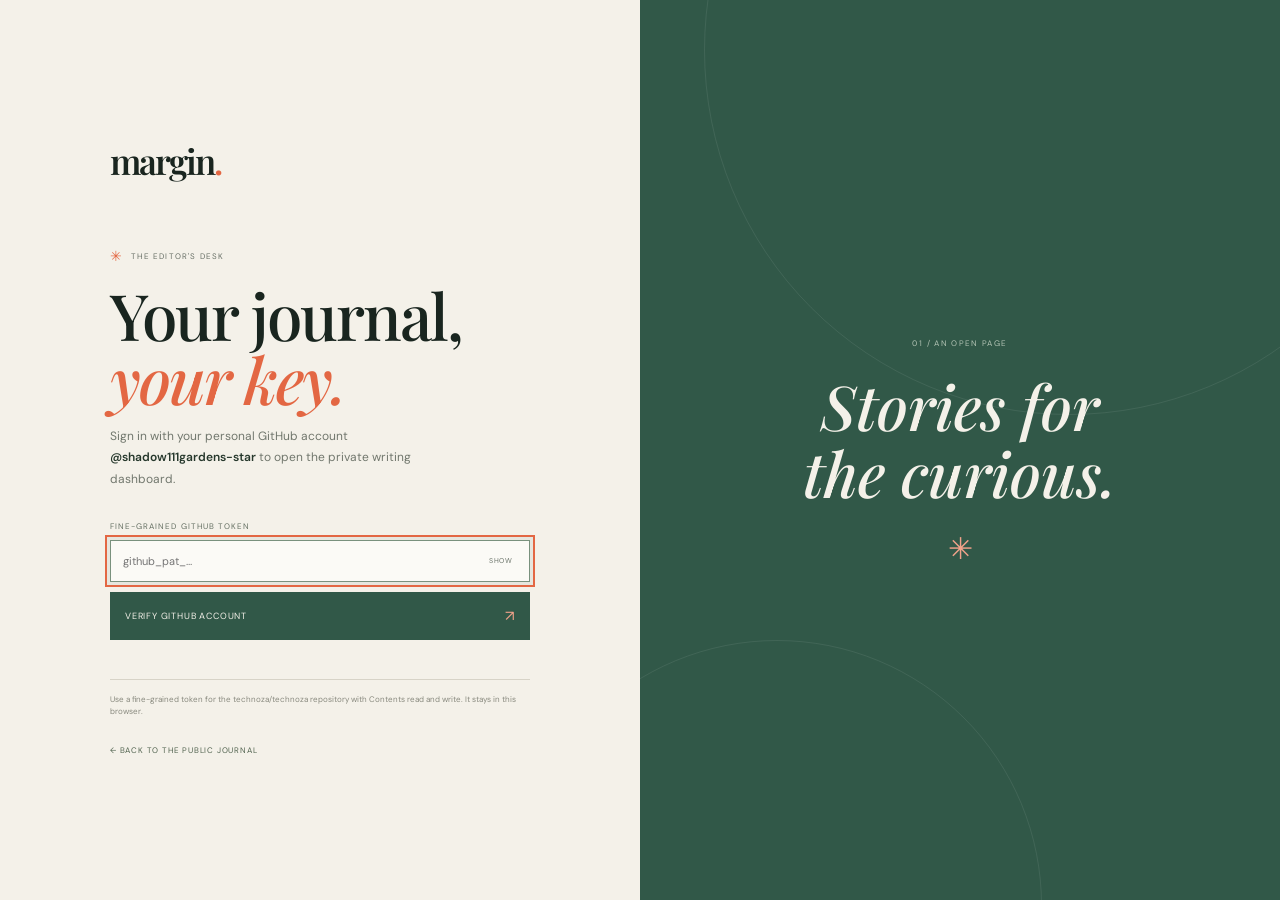
<file: admin.html>
<!doctype html>
<html lang="en">
<head>
  <meta charset="utf-8">
  <meta name="viewport" content="width=device-width, initial-scale=1">
  <meta name="theme-color" content="#19251f">
  <meta name="robots" content="noindex, nofollow">
  <title>Dashboard — Margin</title>
  <link rel="preconnect" href="https://fonts.googleapis.com">
  <link rel="preconnect" href="https://fonts.gstatic.com" crossorigin>
  <link href="https://fonts.googleapis.com/css2?family=DM+Sans:wght@400;500;600;700&family=Playfair+Display:ital,wght@0,500;0,600;0,700;1,500;1,600&display=swap" rel="stylesheet">
  <link rel="stylesheet" href="styles.css">
  <link rel="stylesheet" href="admin.css">
  <link rel="stylesheet" href="admin-gate.css">
  <link rel="stylesheet" href="admin-categories.css">
  <link rel="stylesheet" href="admin-automation.css">
  <link rel="stylesheet" href="responsive-motion.css">
</head>
<body class="admin-body">
  <div class="scroll-progress" id="scroll-progress" aria-hidden="true"></div>
  <main class="admin-gate" id="admin-gate">
    <section class="gate-card"><a class="wordmark gate-mark" href="./">margin<span>.</span></a><div class="gate-kicker"><span>✳</span> THE EDITOR'S DESK</div><h1>Your journal,<br><em>your key.</em></h1><p class="gate-intro">Sign in with your personal GitHub account <strong>@shadow111gardens-star</strong> to open the private writing dashboard.</p><form id="owner-auth-form"><label for="owner-auth-token">FINE-GRAINED GITHUB TOKEN</label><div class="gate-token-row"><input type="password" id="owner-auth-token" placeholder="github_pat_…" autocomplete="off" required><button type="button" id="toggle-auth-token">SHOW</button></div><button class="gate-submit" id="owner-auth-submit" type="submit">Verify GitHub account <span>↗</span></button><p class="gate-feedback" id="owner-auth-feedback" role="status"></p></form><div class="gate-note">Use a fine-grained token for the technoza/technoza repository with Contents read and write. It stays in this browser.</div><a class="gate-return" href="./">← Back to the public journal</a></section><div class="gate-side"><div class="gate-orbit gate-orbit-one"></div><div class="gate-orbit gate-orbit-two"></div><div class="gate-side-copy"><span>01 / AN OPEN PAGE</span><p>Stories for<br>the curious.</p><span class="gate-side-star">✳</span></div></div>
  </main>
  <div id="admin-shell" hidden>
  <header class="dash-topbar"><a class="wordmark dash-mark" href="./">margin<span>.</span></a><span class="dash-top-label">JOURNAL DESK <i></i> YOUR PRIVATE SPACE</span><div class="dash-top-actions"><a href="./" target="_blank" rel="noreferrer">View website <span>↗</span></a><button class="avatar" id="user-avatar" aria-label="Dashboard profile">M</button></div></header>
  <div class="dashboard-layout">
    <aside class="dash-sidebar"><div class="sidebar-label">WORKSPACE</div><button class="side-link active" data-view="overview"><span class="side-icon">◫</span>Overview</button><button class="side-link" data-view="compose"><span class="side-icon side-plus">＋</span>Write a story</button><button class="side-link" data-view="automation"><span class="side-icon">✧</span>Daily automation</button><button class="side-link" data-view="categories"><span class="side-icon">◉</span>Categories</button><button class="side-link" data-view="connection"><span class="side-icon">⌘</span>GitHub connection<span class="connection-indicator" id="sidebar-connection"></span></button><div class="sidebar-spacer"></div><div class="sidebar-bottom"><div class="mini-mark">✳</div><div><strong>Keep it curious.</strong><span>A journal in the making.</span></div></div><a class="back-to-site" href="./">← &nbsp; Back to the journal</a></aside>
    <main class="dash-main">
      <section class="dash-view active" id="view-overview">
        <div class="dash-heading"><div><div class="dash-eyebrow"><span></span> TUESDAY, <b id="today-date"></b></div><h1>Good stories start <em>here.</em></h1><p>Your journal, at a glance.</p></div><button class="primary-button" data-go="compose"><span>＋</span> Write a story</button></div>
        <div class="connection-banner" id="overview-banner"><span class="banner-icon">⌘</span><div class="banner-copy"><strong>Connect your GitHub to publish</strong><span>Posts and images will live in your repository, ready for your site.</span></div><button class="banner-action" data-go="connection">Set up connection <span>↗</span></button></div>
        <div class="stats-grid"><div class="stat-card"><div class="stat-top"><span>PUBLISHED STORIES</span><span class="stat-symbol">↗</span></div><div class="stat-value" id="published-count">—</div><div class="stat-caption">Stories in your journal</div></div><div class="stat-card"><div class="stat-top"><span>THIS MONTH</span><span class="stat-symbol">✳</span></div><div class="stat-value" id="month-count">—</div><div class="stat-caption">Freshly published</div></div><div class="stat-card stat-card-accent"><div class="stat-top"><span>YOUR NEXT STORY</span><span class="stat-symbol">✎</span></div><div class="stat-value stat-phrase">Whenever<br>you're ready.</div><button class="stat-write" data-go="compose">Start writing <span>↗</span></button></div></div>
        <section class="automation-quick-card"><div class="automation-quick-mark">✧</div><div class="automation-quick-copy"><span>DAILY NEWS DESK</span><strong id="automation-overview-state">Checking today’s brief…</strong><small>One private draft, ready for your review and cover image.</small></div><button type="button" class="automation-open" data-go="automation">Open daily desk <span>↗</span></button></section>
        <section class="published-panel"><div class="panel-heading"><div><span class="panel-kicker">THE JOURNAL</span><h2>Recently published</h2></div><span class="story-count" id="story-count-label">0 STORIES</span></div><div id="published-list" class="published-list"><div class="list-loading">Your stories will appear here.</div></div></section>
        <div class="dashboard-footnote"><span>✳</span> Write from the heart. We’ll take care of the rest.</div>
      </section>
      <section class="dash-view" id="view-automation">
        <div class="dash-heading"><div><div class="dash-eyebrow"><span></span> THE DAILY NEWS DESK</div><h1>News into first <em>drafts.</em></h1><p>A fresh source-based starter draft waits here for your review.</p></div><button type="button" class="quiet-button" id="recheck-news">Recheck today’s feed ↻</button></div>
        <section class="automation-status-card"><span class="automation-status-mark">✧</span><div class="automation-status-copy"><span>DAILY AUTOMATION</span><strong id="daily-news-status">Checking the latest brief…</strong><p id="daily-news-meta">The secure news feed refreshes once each day.</p></div><span class="automation-device-note">Drafts stay in this browser until you publish.</span></section>
        <div class="automation-columns">
          <section class="automation-panel"><div class="automation-panel-heading"><div><span class="panel-kicker">TODAY’S SOURCES</span><h2>Choose a story</h2></div><span class="story-count" id="daily-news-count">0 STORIES</span></div><div class="daily-news-options" id="daily-news-options"><div class="list-loading">Loading today’s headlines…</div></div></section>
          <section class="automation-panel"><div class="automation-panel-heading"><div><span class="panel-kicker">YOUR APPROVAL QUEUE</span><h2>Drafts for you</h2></div><span class="story-count" id="automated-draft-count">0 WAITING</span></div><div class="automated-draft-list" id="automated-draft-list"><div class="list-loading">No daily drafts yet.</div></div></section>
        </div>
        <p class="automation-approval-note"><span>✳</span> Nothing is published automatically. Review the source, edit the draft, add your cover image, then choose <strong>Publish to GitHub</strong>.</p>
      </section>
      <section class="dash-view" id="view-categories">
        <div class="dash-heading"><div><div class="dash-eyebrow"><span></span> ORGANIZE YOUR JOURNAL</div><h1>Find your <em>subjects.</em></h1><p>Create categories and use them to group your stories.</p></div><button class="primary-button" data-go="compose"><span>＋</span> Write a story</button></div>
        <section class="category-manager-card"><form class="category-add-form" id="category-form"><div><label class="field-label" for="new-category">NEW CATEGORY</label><input class="text-field" id="new-category" maxlength="36" placeholder="e.g. Notes from the garden" required><small>Up to 36 characters. You can rename it later by removing and adding a category.</small></div><button class="publish-button" id="add-category-button" type="submit">Add category <span>＋</span></button></form><div class="category-list-heading"><div><span class="panel-kicker">YOUR COLLECTION</span><h2>Journal categories</h2></div><span class="story-count" id="category-count">0 CATEGORIES</span></div><div class="managed-category-list" id="managed-category-list"></div><p class="category-manager-note" id="category-feedback" role="status">Categories are saved in your GitHub repository and appear as filters when stories are published.</p></section>
      </section>
      <section class="dash-view" id="view-compose">
        <div class="dash-heading compose-heading"><div><div class="dash-eyebrow"><span></span> THE WRITING ROOM</div><h1 id="compose-title">A new <em>story.</em></h1><p>Give a good idea a place to land.</p></div><button class="quiet-button" data-go="overview">← &nbsp; All stories</button></div>
        <div class="automation-review-banner" id="automation-review-banner" hidden><span>✧ DAILY NEWS DRAFT</span><p>Review and edit this starter, check its source, and upload your own cover image. It will go live only when you press Publish.</p><a id="automation-source-link" href="#" target="_blank" rel="noopener noreferrer">Read the original report ↗</a></div>
        <form id="post-form" class="post-form">
          <div class="editor-main">
            <label class="field-label" for="post-title">STORY TITLE <span>REQUIRED</span></label><input class="text-field title-field" id="post-title" maxlength="110" placeholder="A title that makes someone curious…" required>
            <label class="field-label" for="post-excerpt">THE SHORT VERSION <span>ONE OR TWO SENTENCES</span></label><textarea class="text-field excerpt-field" id="post-excerpt" maxlength="220" rows="3" placeholder="A few words to invite the reader in…" required></textarea>
            <label class="field-label body-label" for="post-body">YOUR STORY <span>PARAGRAPHS · **BOLD** · *ITALIC*</span></label><textarea class="text-field body-field" id="post-body" rows="15" placeholder="Start with the thing you can't stop thinking about.\n\nUse a blank line to begin a new paragraph. **Bold** and *italic* work, too." required></textarea><div class="editor-hint"><span>⌘</span> New paragraphs are made with a blank line. We’ll estimate reading time for you.</div>
          </div>
          <aside class="editor-settings">
            <div class="settings-card"><div class="settings-card-heading"><span>STORY DETAILS</span><span>01</span></div>
              <label class="field-label" for="post-category">CATEGORY</label><select class="text-field small-field" id="post-category" required><option value="" disabled selected>Choose a category</option></select><button class="manage-categories-link" type="button" data-go="categories">＋ Manage categories</button>
              <label class="field-label" for="post-author">BYLINE</label><input class="text-field small-field" id="post-author" maxlength="48" placeholder="Your name" required>
              <label class="field-label" for="post-date">PUBLISH DATE</label><input class="text-field small-field" id="post-date" type="date" required>
              <label class="feature-toggle"><input type="checkbox" id="post-featured"><span class="toggle-visual"></span><span><strong>Feature this story</strong><small>Show it at the top of your journal.</small></span></label>
            </div>
            <div class="settings-card image-card"><div class="settings-card-heading"><span>COVER IMAGE</span><span>02</span></div><div class="cover-preview" id="cover-preview"><div class="cover-placeholder"><span>↥</span><strong>Give it a good cover.</strong><small>JPG, PNG or WebP · max 8 MB</small></div></div><label class="upload-button" for="post-image">Choose an image <span>＋</span></label><input class="visually-hidden" type="file" id="post-image" accept="image/png,image/jpeg,image/webp"><span class="image-filename" id="image-filename">No image selected</span><label class="field-label alt-label" for="post-image-alt">IMAGE DESCRIPTION</label><input class="text-field small-field" id="post-image-alt" maxlength="140" placeholder="Describe the image for readers">
            </div>
            <div class="publish-card"><div class="publish-status"><span class="status-indicator"></span><span id="draft-state">Ready when you are</span></div><button type="button" class="preview-button" id="preview-post">Preview story <span>↗</span></button><button type="submit" class="publish-button" id="publish-button">Publish to GitHub <span>↗</span></button><button type="button" class="save-draft-button" id="save-draft">Save as a draft</button><p>Publishing updates your website and stores the story in your GitHub repository.</p></div>
          </aside>
        </form>
      </section>
      <section class="dash-view" id="view-connection">
        <div class="dash-heading"><div><div class="dash-eyebrow"><span></span> ONE-TIME SETUP</div><h1>Your home for <em>stories.</em></h1><p>Connect a GitHub repository to publish from your desk.</p></div><button class="quiet-button" data-go="overview">← &nbsp; Dashboard</button></div>
        <div class="connection-layout"><div class="connection-setup-card"><div class="setup-card-top"><div class="github-mark">⌘</div><div><strong>Connect to GitHub</strong><span id="connection-summary">Your posts will be saved to this repository.</span></div><span class="setup-state" id="connection-state">NOT CONNECTED</span></div><form id="connection-form"><div class="connection-fields"><div class="input-group"><label for="github-owner">GITHUB USERNAME OR ORGANIZATION</label><input class="text-field" id="github-owner" placeholder="e.g. your-name" autocomplete="off" required></div><div class="input-group"><label for="github-repo">REPOSITORY NAME</label><input class="text-field" id="github-repo" placeholder="e.g. my-journal" autocomplete="off" required></div><div class="input-group"><label for="github-branch">BRANCH</label><input class="text-field" id="github-branch" value="main" placeholder="main" autocomplete="off" required></div><div class="input-group token-group"><label for="github-token">FINE-GRAINED ACCESS TOKEN</label><div class="token-input-wrap"><input class="text-field" id="github-token" type="password" placeholder="github_pat_…" autocomplete="new-password" required><button id="toggle-token" type="button">SHOW</button></div><small>Only this dashboard stores the token, in this browser on this device.</small></div></div><div class="connection-actions"><button type="submit" class="publish-button" id="connect-button">Save & test connection <span>↗</span></button><button type="button" class="remove-connection" id="disconnect-button" hidden>Remove connection</button></div></form><div class="connection-feedback" id="connection-feedback" role="status"></div></div>
          <aside class="setup-help"><div class="help-index">✳ &nbsp; QUICK SETUP</div><h3>A few details,<br>then you’re <em>home.</em></h3><ol><li><span>01</span><p>Create a <strong>public GitHub repository</strong> for your journal and add these website files.</p></li><li><span>02</span><p>In GitHub, create a <strong>fine-grained token</strong> for that repository with Contents set to Read and write.</p></li><li><span>03</span><p>Add your repository and token here. Your first publish will commit <code>content/posts.json</code> and any cover image.</p></li></ol><a href="https://github.com/settings/personal-access-tokens/new" target="_blank" rel="noreferrer">Create a fine-grained token ↗</a><div class="privacy-note"><span>↗</span><p>Your token is never written into the website or repository. Anyone using this browser profile can read its saved dashboard token, so keep this device and browser profile private.</p></div></aside></div>
      </section>
    </main>
  </div>
  <div class="toast" id="dash-toast" role="status" aria-live="polite"></div>
  <div class="preview-modal" id="preview-modal" aria-hidden="true"><div class="preview-scrim" data-close-preview></div><section class="preview-sheet" role="dialog" aria-modal="true" aria-labelledby="preview-title"><button class="preview-close" type="button" aria-label="Close preview" data-close-preview>×</button><span class="preview-label">STORY PREVIEW</span><div class="preview-category" id="preview-category"></div><h2 id="preview-title"></h2><p class="preview-excerpt" id="preview-excerpt"></p><div class="preview-byline" id="preview-byline"></div><img id="preview-image" alt=""><div class="preview-body" id="preview-body"></div><div class="preview-ending">✳</div></section></div>
  </div>
  <script src="responsive-motion.js"></script>
  <script src="automation-core.js"></script>
  <script src="admin.js"></script>
</body>
</html>
</file>
<file: styles.css>
:root{--paper:#f4f1e9;--paper-deep:#eae5d8;--ink:#19251f;--muted:#73776f;--orange:#e36743;--green:#315848;--line:rgba(25,37,31,.16);--serif:'Playfair Display',Georgia,serif;--sans:'DM Sans',Arial,sans-serif;--page:1320px}
*{box-sizing:border-box}html{scroll-behavior:smooth;scroll-padding-top:90px}body{margin:0;background:var(--paper);color:var(--ink);font-family:var(--sans);font-size:14px;-webkit-font-smoothing:antialiased}a{color:inherit;text-decoration:none}button,input,textarea,select{font:inherit}button{color:inherit}.announcement{height:35px;display:flex;justify-content:center;align-items:center;gap:11px;background:var(--ink);color:#f4f1e9;font-size:9px;letter-spacing:.1em;text-transform:uppercase}.announcement a{margin-left:4px;color:#f0a48b;text-decoration:underline;text-underline-offset:3px}.announcement-dot,.label-dot{width:5px;height:5px;border-radius:50%;background:var(--orange);display:inline-block}.site-header{height:86px;max-width:var(--page);margin:auto;padding:0 50px;display:grid;grid-template-columns:1fr 1fr 1fr;align-items:center;border-bottom:1px solid var(--line);position:relative;z-index:5}.wordmark{font-family:var(--serif);font-size:34px;letter-spacing:-2px;font-weight:600;line-height:1}.wordmark span{color:var(--orange)}.main-nav{display:flex;justify-content:center;gap:37px}.main-nav a,.footer-right a{font-size:10px;letter-spacing:.08em;text-transform:uppercase;transition:color .2s}.main-nav a:hover,.footer-right a:hover{color:var(--orange)}.header-actions{display:flex;align-items:center;justify-content:flex-end;gap:23px}.search-trigger,.menu-toggle,.search-close{border:0;background:transparent;padding:5px;cursor:pointer}.search-trigger svg,.search-wrap svg{width:18px;height:18px;fill:none;stroke:currentColor;stroke-width:1.5}.admin-link{padding:12px 15px;background:var(--green);color:var(--paper);font-size:10px;letter-spacing:.08em;text-transform:uppercase;transition:background .2s,transform .2s}.admin-link:hover{background:var(--orange);transform:translateY(-2px)}.menu-toggle{display:none}.search-panel{display:none;position:absolute;z-index:10;top:121px;left:0;right:0;padding:25px max(calc((100% - 850px)/2),24px);background:var(--paper);border-bottom:1px solid var(--line);box-shadow:0 16px 30px #18251f16}.search-panel.is-open{display:block;animation:drop-in .28s ease both}.search-wrap{display:flex;align-items:center;border-bottom:1px solid var(--ink);gap:14px}.search-wrap input{border:0;background:transparent;outline:0;width:100%;padding:13px 0;font-family:var(--serif);font-size:25px}.search-close{font-size:24px;font-weight:300}.search-hint{color:var(--muted);font-size:11px;margin:9px 0 0}.section-shell{max-width:var(--page);margin:0 auto;padding-left:50px;padding-right:50px}.hero{min-height:600px;padding-top:70px;padding-bottom:77px;display:grid;grid-template-columns:1fr 1.13fr;gap:70px;position:relative;align-items:center}.hero-copy{padding-left:37px;position:relative;z-index:1}.eyebrow{display:flex;align-items:center;gap:11px;font-size:9px;letter-spacing:.15em;text-transform:uppercase;color:#56645a}.eyebrow-line{width:28px;height:1px;background:var(--orange);display:inline-block}.eyebrow-separator{color:#b2aa9b}.hero h1,.section-heading h2,.letter-copy h2{font-family:var(--serif);font-weight:500;letter-spacing:-2.8px}.hero h1{font-size:clamp(55px,6.2vw,82px);line-height:.99;margin:30px 0 23px}.hero h1 em,.section-heading h2 em,.letter-copy h2 em{font-weight:500;color:var(--orange)}.hero-intro{max-width:320px;color:#646c62;font-size:14px;line-height:1.85;margin:0 0 26px}.text-link{display:inline-flex;gap:19px;align-items:center;padding-bottom:8px;border-bottom:1px solid var(--ink);font-size:10px;font-weight:600;letter-spacing:.09em;text-transform:uppercase;transition:gap .25s,color .2s}.text-link:hover{gap:28px;color:var(--orange)}.link-arrow{color:var(--orange);font-size:17px;line-height:12px}.hero-note{position:absolute;left:0;bottom:0;display:flex;align-items:center;gap:10px;color:#74786e;font-family:var(--serif);font-size:12px;font-style:italic;line-height:1.45}.note-star{font-family:var(--sans);font-size:24px;font-style:normal;color:var(--orange);animation:spin-slow 16s linear infinite}.hero-visual{height:443px;position:relative;display:block;background:#dfd7c9;overflow:hidden;isolation:isolate}.hero-visual:before{content:"";position:absolute;inset:0;z-index:1;background:linear-gradient(180deg,transparent 42%,rgba(15,24,20,.64) 100%)}.hero-visual>img{width:100%;height:100%;object-fit:cover;display:block;transition:transform 1s cubic-bezier(.2,.65,.2,1);animation:photo-in 1s ease both}.hero-visual:hover>img{transform:scale(1.045)}.hero-image-label{position:absolute;z-index:2;top:20px;right:20px;background:var(--paper);padding:9px 12px;display:flex;align-items:center;gap:8px;font-size:8px;letter-spacing:.11em;text-transform:uppercase}.hero-caption{position:absolute;z-index:2;bottom:0;left:0;right:0;padding:26px 30px;color:white;display:grid;grid-template-columns:1fr auto;align-items:end;gap:8px}.caption-kicker{grid-column:1/-1;font-size:8px;letter-spacing:.18em;color:#efd8c8}.caption-title{font-family:var(--serif);font-size:27px;line-height:1.15}.caption-arrow{font-size:20px;color:#f0a48b;padding-bottom:3px;transition:transform .25s}.hero-visual:hover .caption-arrow{transform:translate(4px,-4px)}.hero-index{position:absolute;bottom:27px;right:50px;display:flex;gap:10px;align-items:center;font-size:9px;letter-spacing:.1em;color:#8a8b81}.hero-index span:first-child{color:var(--orange)}.index-rule{width:32px;height:1px;background:#a8a495}.ticker{height:53px;overflow:hidden;white-space:nowrap;display:flex;align-items:center;background:var(--green);color:var(--paper);border-block:1px solid #ffffff18}.ticker-track{display:flex;align-items:center;gap:35px;width:max-content;animation:marquee 35s linear infinite}.ticker span{font-size:9px;letter-spacing:.16em}.ticker b{font-size:12px;color:#f0a48b;font-weight:400}.stories-section{padding-top:93px;padding-bottom:114px}.section-heading{display:flex;justify-content:space-between;align-items:end;margin-bottom:42px}.section-heading h2{font-size:54px;line-height:1.04;margin:20px 0 0}.heading-link{margin-bottom:8px}.category-row{display:flex;align-items:center;gap:9px;border-top:1px solid var(--line);border-bottom:1px solid var(--line);padding:13px 0;margin-bottom:29px;flex-wrap:wrap}.category-label{font-size:8px;letter-spacing:.16em;color:var(--muted);margin-right:8px}.category-button{border:1px solid transparent;border-radius:30px;padding:8px 13px;background:transparent;color:#686e66;font-size:9px;letter-spacing:.05em;cursor:pointer;transition:all .2s}.category-button:hover,.category-button.active{background:var(--ink);color:var(--paper)}.story-grid{display:grid;grid-template-columns:repeat(3,minmax(0,1fr));column-gap:25px;row-gap:49px}.story-card{min-width:0;animation:card-in .65s both;animation-delay:calc(var(--card-index,0)*70ms)}.story-card:nth-child(3n+2){animation-delay:120ms}.card-image{position:relative;height:250px;display:block;overflow:hidden;background:#e5dfd2}.card-image img{width:100%;height:100%;object-fit:cover;display:block;transition:transform .7s cubic-bezier(.2,.65,.2,1),filter .4s}.story-card:hover .card-image img{transform:scale(1.055);filter:saturate(1.06)}.card-image:after{content:"↗";position:absolute;right:13px;bottom:13px;width:32px;height:32px;background:var(--paper);display:grid;place-items:center;font-size:15px;transform:translateY(50px);transition:transform .25s}.story-card:hover .card-image:after{transform:translateY(0)}.card-category{position:absolute;left:13px;top:13px;padding:8px 10px;background:var(--paper);font-size:8px;letter-spacing:.12em;text-transform:uppercase}.card-body{padding:18px 1px 0}.card-meta{display:flex;gap:9px;align-items:center;color:#787b71;font-size:8px;letter-spacing:.08em;text-transform:uppercase}.card-meta .meta-dot{width:3px;height:3px;border-radius:50%;background:var(--orange)}.card-title{font-family:var(--serif);font-weight:500;font-size:25px;letter-spacing:-.4px;line-height:1.17;margin:11px 0 8px;max-width:360px}.card-title a{transition:color .2s}.card-title a:hover{color:var(--orange)}.card-excerpt{max-width:350px;color:#6e746a;font-size:11px;line-height:1.75;margin:0}.card-footer{margin-top:18px;padding-top:12px;border-top:1px solid var(--line);display:flex;justify-content:space-between;color:#777b71;font-size:8px;letter-spacing:.1em;text-transform:uppercase}.card-footer a{color:var(--green);font-weight:600}.empty-state{text-align:center;padding:65px 20px}.empty-state>span{color:var(--orange);font-size:35px}.empty-state h3{font:500 26px var(--serif);margin:14px 0 6px}.empty-state p{color:var(--muted);font-size:12px}.manifesto-section{min-height:390px;background:var(--green);color:var(--paper);position:relative;overflow:hidden;display:grid;place-items:center;padding:70px 20px}.manifesto-content{position:relative;z-index:1;max-width:700px;text-align:center}.manifesto-star{font-size:25px;color:#f0a48b;display:inline-block;animation:spin-slow 18s linear infinite}.manifesto-content p{font:italic 500 clamp(24px,3vw,36px)/1.4 var(--serif);margin:20px 0 19px}.manifesto-byline{font-size:9px;letter-spacing:.12em;text-transform:uppercase;color:#b8c3b8}.round-link{width:34px;height:34px;border:1px solid #9aab9d;border-radius:50%;display:grid;place-items:center;margin:25px auto 0;transition:background .2s,color .2s,transform .2s}.round-link:hover{background:var(--paper);color:var(--green);transform:translateY(-3px)}.manifesto-orbit{position:absolute;border:1px solid #ffffff11;border-radius:50%;aspect-ratio:1}.orbit-one{width:480px;left:-185px;top:-240px}.orbit-two{width:610px;right:-245px;bottom:-350px}.manifesto-side{position:absolute;right:30px;top:50%;transform:translateY(-50%) rotate(90deg);font-size:8px;letter-spacing:.17em;color:#a6b5a8}.manifesto-side i{color:var(--orange);font-style:normal}.letter-section{min-height:390px;display:grid;grid-template-columns:130px 1fr 1fr;gap:44px;align-items:center;padding-top:82px;padding-bottom:82px;position:relative}.letter-stamp{width:112px;height:136px;border:1px solid #c9c2b3;display:flex;flex-direction:column;justify-content:center;align-items:center;gap:2px;font:600 58px/.8 var(--serif);color:var(--green);transform:rotate(-6deg);position:relative}.letter-stamp:before,.letter-stamp:after{content:"";position:absolute;inset:5px;border:1px solid #d9d3c7}.letter-stamp span{font:15px var(--sans);color:var(--orange);margin-top:7px}.letter-copy h2{font-size:46px;line-height:1.02;margin:17px 0 13px}.letter-copy p{max-width:340px;font-size:11px;line-height:1.8;color:#70766c;margin:0}.letter-form{align-self:center;padding-top:30px}.letter-form>label{display:block;font-size:8px;letter-spacing:.14em;margin-bottom:10px;color:#5f685d}.email-field{display:flex;border-bottom:1px solid var(--ink)}.email-field input{border:0;outline:0;background:transparent;padding:12px 0;font-family:var(--serif);font-size:18px;flex:1;min-width:0}.email-field button{border:0;background:transparent;font-size:21px;color:var(--orange);cursor:pointer;transition:transform .2s}.email-field button:hover{transform:translate(3px,-3px)}.form-note{color:#86867b;font-size:9px;line-height:1.5;margin:10px 0 0}.site-footer{max-width:var(--page);margin:auto;border-top:1px solid var(--line);height:92px;padding:0 50px;display:grid;grid-template-columns:1fr 1fr 1fr;align-items:center}.footer-mark{font-size:27px}.footer-center{text-align:center;color:#777b70;font:italic 12px var(--serif)}.footer-right{display:flex;justify-content:flex-end;gap:24px;align-items:center;color:#85877d;font-size:8px;letter-spacing:.09em}.footer-right a{font-size:8px;color:var(--green)}.article-view{max-width:960px;margin:0 auto;padding:66px 30px 110px;animation:fade-up .6s ease both}.article-back{display:inline-flex;align-items:center;gap:10px;font-size:9px;letter-spacing:.13em;text-transform:uppercase;color:#687065;margin-bottom:45px}.article-back span{color:var(--orange);font-size:16px}.article-header{max-width:760px;margin:0 auto 37px;text-align:center}.article-header .eyebrow{justify-content:center}.article-header h1{font:500 clamp(44px,7vw,76px)/1.04 var(--serif);letter-spacing:-2px;margin:22px 0}.article-header .article-excerpt{font:italic 19px/1.6 var(--serif);color:#687065;max-width:590px;margin:0 auto 22px}.article-byline{font-size:9px;letter-spacing:.1em;text-transform:uppercase;color:#85877d}.article-cover{width:100%;max-height:530px;object-fit:cover;display:block}.article-body{max-width:660px;margin:47px auto 0;font:17px/1.95 var(--serif);color:#39463d}.article-body p{margin:0 0 1.45em}.article-body p:first-child:first-letter{float:left;font:66px/.85 var(--serif);color:var(--orange);padding:7px 8px 0 0}.article-end{text-align:center;color:var(--orange);margin-top:55px;font-size:20px}.article-nav{display:flex;justify-content:space-between;border-top:1px solid var(--line);margin-top:50px;padding-top:20px}.article-nav a{font-size:9px;letter-spacing:.1em;text-transform:uppercase;color:var(--green)}.toast{position:fixed;z-index:20;left:50%;bottom:28px;transform:translate(-50%,20px);background:var(--ink);color:var(--paper);padding:13px 20px;font-size:11px;opacity:0;pointer-events:none;transition:all .3s}.toast.show{opacity:1;transform:translate(-50%,0)}.reveal{opacity:0;transform:translateY(17px);transition:opacity .75s ease,transform .75s cubic-bezier(.2,.7,.2,1)}.reveal.is-visible{opacity:1;transform:translateY(0)}@keyframes photo-in{from{transform:scale(1.04);opacity:.5}to{transform:scale(1);opacity:1}}@keyframes card-in{from{opacity:0;transform:translateY(18px)}to{opacity:1;transform:translateY(0)}}@keyframes fade-up{from{opacity:0;transform:translateY(13px)}to{opacity:1;transform:translateY(0)}}@keyframes drop-in{from{opacity:0;transform:translateY(-9px)}to{opacity:1;transform:translateY(0)}}@keyframes spin-slow{to{transform:rotate(360deg)}}@keyframes marquee{to{transform:translateX(-50%)}}
@media(max-width:1000px){.section-shell{padding-left:34px;padding-right:34px}.site-header{padding:0 34px}.hero{gap:35px;min-height:540px}.hero-copy{padding-left:16px}.hero-visual{height:400px}.hero h1{font-size:64px}.hero-index{right:34px}.card-image{height:210px}.letter-section{grid-template-columns:95px 1fr 1fr;gap:28px}.letter-stamp{width:88px;height:116px}.site-footer{padding:0 34px}}
@media(max-width:720px){.announcement{font-size:8px;gap:7px}.site-header{height:72px;padding:0 22px;grid-template-columns:1fr 1fr}.wordmark{font-size:30px}.main-nav{display:none;position:absolute;top:71px;left:0;right:0;background:var(--paper);padding:22px;box-shadow:0 16px 24px #18251f12;flex-direction:column;gap:18px;align-items:flex-start}.main-nav.is-open{display:flex;animation:drop-in .2s ease both}.main-nav a{font-size:11px}.header-actions{gap:14px}.admin-link{font-size:8px;padding:10px 11px}.search-trigger svg{width:16px}.menu-toggle{display:flex;flex-direction:column;gap:5px}.menu-toggle span{display:block;width:17px;height:1px;background:var(--ink);transition:transform .2s}.menu-toggle[aria-expanded=true] span:first-child{transform:translateY(3px) rotate(45deg)}.menu-toggle[aria-expanded=true] span:last-child{transform:translateY(-3px) rotate(-45deg)}.search-panel{top:107px;padding:19px 22px}.search-wrap input{font-size:20px}.section-shell{padding-left:22px;padding-right:22px}.hero{padding-top:53px;padding-bottom:59px;display:flex;flex-direction:column;align-items:stretch;gap:31px}.hero-copy{padding-left:0}.hero h1{font-size:clamp(54px,13vw,76px);margin:23px 0 18px;letter-spacing:-2.5px}.hero-intro{font-size:13px;max-width:350px}.hero-note{display:none}.hero-visual{height:min(90vw,400px)}.hero-image-label{top:12px;right:12px;font-size:7px}.hero-caption{padding:20px}.caption-title{font-size:23px}.hero-index{bottom:21px;right:23px}.stories-section{padding-top:66px;padding-bottom:72px}.section-heading{align-items:start;gap:15px;margin-bottom:29px}.section-heading h2{font-size:clamp(37px,9vw,49px);letter-spacing:-1.8px}.heading-link{font-size:8px;gap:8px;margin-top:41px;white-space:nowrap}.category-row{gap:4px;margin-bottom:22px}.category-button{padding:8px 10px;font-size:8px}.category-label{width:100%;margin-bottom:4px}.story-grid{grid-template-columns:1fr 1fr;gap:29px 14px}.card-image{height:auto;aspect-ratio:1/1.15}.card-category{left:8px;top:8px;padding:7px;font-size:7px}.card-body{padding-top:12px}.card-meta{font-size:7px;gap:6px}.card-title{font-size:20px;margin:8px 0 6px}.card-excerpt{font-size:10px;line-height:1.6}.card-footer{margin-top:11px;font-size:7px;letter-spacing:.04em}.manifesto-section{min-height:320px;padding:55px 27px}.manifesto-content p{font-size:25px}.manifesto-side{right:-29px;font-size:7px}.orbit-one{width:330px;left:-180px;top:-180px}.orbit-two{width:420px;right:-255px;bottom:-240px}.letter-section{grid-template-columns:66px 1fr;gap:20px;padding-top:65px;padding-bottom:65px}.letter-stamp{width:63px;height:90px;font-size:39px}.letter-stamp span{font-size:11px;margin-top:5px}.letter-copy .eyebrow{font-size:7px;gap:7px;letter-spacing:.1em}.letter-copy .eyebrow-line{width:15px}.letter-copy h2{font-size:37px;letter-spacing:-1.8px}.letter-copy p{font-size:10px}.letter-form{grid-column:1/-1;padding-top:2px}.email-field input{font-size:17px}.site-footer{height:auto;min-height:105px;padding:20px 22px;grid-template-columns:1fr auto;row-gap:10px}.footer-mark{font-size:25px}.footer-center{display:none}.footer-right{display:flex;flex-direction:column;align-items:flex-end;gap:7px}.footer-right span,.footer-right a{font-size:7px}.article-view{padding:39px 22px 75px}.article-back{margin-bottom:36px}.article-header h1{font-size:clamp(40px,11vw,61px);letter-spacing:-1.4px}.article-header .article-excerpt{font-size:16px}.article-cover{max-height:360px}.article-body{font-size:16px;margin-top:32px}}
@media(max-width:390px){.announcement{font-size:7px}.story-grid{grid-template-columns:1fr}.card-image{aspect-ratio:1.45/1}.card-title{font-size:23px}.card-excerpt{font-size:11px}.hero h1{font-size:54px}.footer-right{gap:6px}}
@media(prefers-reduced-motion:reduce){*,*::before,*::after{scroll-behavior:auto!important;animation-duration:.01ms!important;animation-iteration-count:1!important;transition-duration:.01ms!important}.reveal{opacity:1;transform:none}}
</file>
<file: admin.css>
:root{--dash-dark:#19251f;--dash-green:#315848;--dash-orange:#e36743;--dash-paper:#f4f1e9;--dash-muted:#7b8077;--dash-border:rgba(25,37,31,.13)}.admin-body{min-height:100vh;background:#f5f4ef;color:var(--dash-dark)}.dash-topbar{height:75px;background:#19251f;color:#f4f1e9;padding:0 37px;display:flex;align-items:center;justify-content:space-between}.dash-mark{font-size:31px;color:#f4f1e9}.dash-top-label{display:flex;align-items:center;gap:11px;color:#b0b9af;font-size:8px;letter-spacing:.16em}.dash-top-label i{width:4px;height:4px;border-radius:50%;background:var(--dash-orange)}.dash-top-actions{display:flex;align-items:center;gap:21px}.dash-top-actions>a{font-size:9px;letter-spacing:.1em;text-transform:uppercase;color:#e5e8df}.dash-top-actions>a span{color:#f3a089}.avatar{border:1px solid #748176;background:#34453b;color:#f4f1e9;width:31px;height:31px;border-radius:50%;font:italic 14px var(--serif)}.dashboard-layout{display:grid;grid-template-columns:225px minmax(0,1fr);min-height:calc(100vh - 75px)}.dash-sidebar{padding:36px 20px 22px 27px;border-right:1px solid var(--dash-border);display:flex;flex-direction:column;background:#f1efe8}.sidebar-label{font-size:8px;letter-spacing:.17em;color:#85877b;margin:0 0 18px 10px}.side-link{display:flex;align-items:center;gap:12px;padding:12px 11px;margin-bottom:5px;border:0;background:transparent;text-align:left;color:#6b7068;font-size:11px;cursor:pointer;transition:all .2s}.side-link:hover{color:var(--dash-dark);background:#e9e7df}.side-link.active{background:#e2e5da;color:var(--dash-green);font-weight:600}.side-icon{font-size:16px;width:17px;text-align:center;color:#83877d}.side-link.active .side-icon{color:var(--dash-orange)}.side-plus{font-size:20px}.connection-indicator{width:6px;height:6px;border-radius:50%;background:#bbb9af;margin-left:auto}.connection-indicator.connected{background:#66a27d;box-shadow:0 0 0 3px #66a27d20}.sidebar-spacer{flex:1}.sidebar-bottom{display:flex;gap:12px;align-items:center;border-top:1px solid var(--dash-border);padding:19px 7px 18px}.mini-mark{width:29px;height:29px;display:grid;place-items:center;color:var(--dash-orange);border:1px solid #d6cebd;border-radius:50%;font-size:14px}.sidebar-bottom strong,.sidebar-bottom span{display:block}.sidebar-bottom strong{font:italic 13px var(--serif);font-weight:500}.sidebar-bottom span{font-size:8px;color:#82847a;margin-top:4px}.back-to-site{font-size:9px;color:#85877e;padding:13px 8px 0;border-top:1px solid var(--dash-border)}.dash-main{min-width:0;max-width:1470px;width:100%;padding:49px clamp(30px,5vw,76px) 45px;margin:0 auto}.dash-view{display:none;animation:dash-appear .4s ease both}.dash-view.active{display:block}.dash-heading{display:flex;justify-content:space-between;align-items:flex-end;gap:20px;margin:0 0 31px}.dash-eyebrow{display:flex;align-items:center;gap:8px;font-size:8px;letter-spacing:.14em;color:#767b71}.dash-eyebrow>span{width:5px;height:5px;border-radius:50%;background:var(--dash-orange)}.dash-eyebrow b{font-weight:500;color:#626a61}.dash-heading h1{font:500 clamp(37px,4.7vw,55px)/1.05 var(--serif);letter-spacing:-1.8px;margin:17px 0 9px}.dash-heading h1 em,.setup-help h3 em{font-weight:500;color:var(--dash-orange)}.dash-heading p{font-size:11px;color:#777d72;margin:0}.primary-button,.publish-button{border:0;background:var(--dash-green);color:#f5f2e9;padding:14px 17px;font-size:9px;font-weight:600;letter-spacing:.09em;text-transform:uppercase;cursor:pointer;display:inline-flex;align-items:center;justify-content:center;gap:10px;transition:background .2s,transform .2s}.primary-button:hover,.publish-button:hover{background:var(--dash-orange);transform:translateY(-2px)}.primary-button>span{font-size:15px;color:#f1a18a}.connection-banner{display:flex;align-items:center;gap:15px;padding:16px 19px;background:#e7ebe2;border:1px solid #dbe1d5;margin-bottom:22px}.banner-icon{width:31px;height:31px;border-radius:50%;display:grid;place-items:center;color:var(--dash-green);background:#d9e1d5;font-size:16px}.banner-copy{flex:1}.banner-copy strong,.banner-copy span{display:block}.banner-copy strong{font-size:10px;font-weight:600}.banner-copy span{font-size:9px;color:#70796f;margin-top:4px}.banner-action{border:0;background:transparent;font-size:9px;text-transform:uppercase;letter-spacing:.07em;color:var(--dash-green);cursor:pointer}.banner-action span{color:var(--dash-orange);font-size:14px;margin-left:5px}.connection-banner.connected{background:#e8efe7;border-color:#d6e3d4}.connection-banner.connected .banner-icon{color:#47764e;background:#d8e8d4}.stats-grid{display:grid;grid-template-columns:1fr 1fr 1fr;gap:14px}.stat-card{min-height:148px;padding:18px 19px;background:#fbfaf6;border:1px solid var(--dash-border);position:relative}.stat-top{display:flex;justify-content:space-between;color:#7b8076;font-size:8px;letter-spacing:.11em}.stat-symbol{color:var(--dash-orange);font-size:16px}.stat-value{font:500 38px/1 var(--serif);margin-top:21px}.stat-caption{font-size:9px;color:#898a7f;margin-top:6px}.stat-card-accent{background:var(--dash-green);border-color:var(--dash-green);color:var(--dash-paper)}.stat-card-accent .stat-top{color:#c4cec4}.stat-card-accent .stat-symbol{color:#f3a18b}.stat-phrase{font-size:23px;line-height:1.08;margin-top:16px}.stat-write{border:0;background:none;color:#f0a28a;font-size:9px;letter-spacing:.08em;text-transform:uppercase;padding:0;margin-top:8px;cursor:pointer}.stat-write span{font-size:14px;margin-left:5px}.published-panel{margin-top:36px}.panel-heading{display:flex;justify-content:space-between;align-items:end;margin-bottom:14px}.panel-kicker{font-size:8px;letter-spacing:.15em;color:#929186}.panel-heading h2{font:500 25px/1.1 var(--serif);margin:7px 0 0}.story-count{font-size:8px;letter-spacing:.11em;color:#85887f}.published-list{border-top:1px solid var(--dash-border)}.published-row{display:grid;grid-template-columns:58px minmax(0,1fr) auto;gap:15px;align-items:center;padding:13px 2px;border-bottom:1px solid var(--dash-border)}.published-thumb{width:58px;height:53px;object-fit:cover;background:#e3ded2}.published-info{min-width:0}.published-info h3{font:500 17px/1.2 var(--serif);margin:0;white-space:nowrap;overflow:hidden;text-overflow:ellipsis}.published-info p{margin:6px 0 0;color:#81847a;font-size:8px;letter-spacing:.07em;text-transform:uppercase}.published-actions{display:flex;gap:7px}.row-action{border:1px solid var(--dash-border);background:transparent;color:#687066;padding:7px 9px;font-size:8px;letter-spacing:.06em;text-transform:uppercase;cursor:pointer;transition:all .2s}.row-action:hover{background:var(--dash-green);color:white;border-color:var(--dash-green)}.row-action.delete:hover{background:#a44f3d;border-color:#a44f3d}.list-loading{padding:24px 0;color:#8a8b81;font-size:10px}.dashboard-footnote{margin-top:28px;color:#898b80;font:italic 12px var(--serif)}.dashboard-footnote span{color:var(--dash-orange);font-style:normal;margin-right:8px}.quiet-button{border:0;background:transparent;color:#677067;font-size:9px;letter-spacing:.09em;text-transform:uppercase;cursor:pointer;padding:9px 0}.post-form{display:grid;grid-template-columns:minmax(0,1fr) 290px;align-items:start;gap:29px}.editor-main{padding:25px 28px 29px;background:#fbfaf6;border:1px solid var(--dash-border)}.field-label{display:flex;justify-content:space-between;gap:10px;font-size:8px;font-weight:600;letter-spacing:.11em;color:#596359;margin-bottom:9px}.field-label>span{font-weight:400;color:#9b9b8e;font-size:7px}.text-field{width:100%;border:1px solid #dfddd4;background:#fffefa;padding:12px 13px;color:var(--dash-dark);outline:none;transition:border-color .2s,box-shadow .2s}.text-field:focus{border-color:#79917d;box-shadow:0 0 0 3px #31584812}.text-field::placeholder{color:#b0b0a6}.title-field{font:500 24px/1.3 var(--serif);letter-spacing:-.3px;margin-bottom:23px}.excerpt-field{font:italic 15px/1.6 var(--serif);resize:vertical;margin-bottom:23px}.body-label{margin-bottom:9px}.body-field{min-height:380px;font:13px/1.85 var(--sans);resize:vertical}.editor-hint{display:flex;align-items:center;gap:8px;color:#898b80;font-size:8px;margin-top:10px}.editor-hint span{font-size:13px;color:var(--dash-orange)}.editor-settings{display:flex;flex-direction:column;gap:13px}.settings-card{padding:17px;background:#fbfaf6;border:1px solid var(--dash-border)}.settings-card-heading{display:flex;justify-content:space-between;font-size:8px;letter-spacing:.14em;color:#767b72;margin-bottom:18px}.settings-card-heading span:last-child{color:#b1afa3}.small-field{padding:10px;font-size:10px;margin-bottom:16px}.feature-toggle{display:flex;align-items:center;gap:10px;border-top:1px solid var(--dash-border);padding:14px 0 2px;cursor:pointer}.feature-toggle>input{position:absolute;opacity:0;pointer-events:none}.toggle-visual{width:29px;height:16px;border-radius:10px;background:#dad8ce;position:relative;transition:background .2s;flex:none}.toggle-visual:after{content:"";position:absolute;top:3px;left:3px;width:10px;height:10px;border-radius:50%;background:white;transition:transform .2s}.feature-toggle input:checked+.toggle-visual{background:var(--dash-green)}.feature-toggle input:checked+.toggle-visual:after{transform:translateX(13px)}.feature-toggle strong,.feature-toggle small{display:block}.feature-toggle strong{font-size:9px}.feature-toggle small{font-size:8px;color:#8b8d82;margin-top:4px}.image-card{padding-bottom:16px}.cover-preview{height:140px;background:#f0eee7;display:grid;place-items:center;overflow:hidden;margin-bottom:12px}.cover-preview img{width:100%;height:100%;object-fit:cover}.cover-placeholder{text-align:center;color:#929388}.cover-placeholder span{width:30px;height:30px;border:1px solid #cac8bc;border-radius:50%;display:grid;place-items:center;margin:0 auto 9px;color:var(--dash-orange);font-size:17px}.cover-placeholder strong,.cover-placeholder small{display:block}.cover-placeholder strong{font:500 14px var(--serif);color:#575f55}.cover-placeholder small{font-size:7px;margin-top:5px}.upload-button{display:flex;justify-content:space-between;align-items:center;padding:10px 11px;border:1px solid #dcdad1;background:#fffefa;font-size:9px;cursor:pointer}.upload-button span{color:var(--dash-orange);font-size:15px}.image-filename{display:block;color:#8c8d82;font-size:8px;overflow:hidden;text-overflow:ellipsis;white-space:nowrap;margin-top:7px}.alt-label{margin-top:15px}.publish-card{padding:17px;background:#e9e9e1;border:1px solid #deded4}.publish-status{display:flex;gap:8px;align-items:center;font-size:9px;color:#777d72;margin-bottom:14px}.status-indicator{width:6px;height:6px;border-radius:50%;background:#87a080}.preview-button{width:100%;display:flex;justify-content:space-between;border:1px solid #bdc1b5;background:transparent;padding:10px 12px;font-size:9px;color:#4e5d50;cursor:pointer;margin-bottom:8px}.preview-button span{color:var(--dash-orange)}.publish-button{width:100%;padding:13px 12px}.publish-button span{font-size:15px;color:#f0a18a}.save-draft-button{display:block;margin:11px auto 0;border:0;background:transparent;color:#667064;text-decoration:underline;text-underline-offset:3px;font-size:8px;cursor:pointer}.publish-card>p{font-size:8px;line-height:1.55;color:#82847a;text-align:center;margin:13px 0 0}.visually-hidden{position:absolute!important;width:1px;height:1px;padding:0;margin:-1px;overflow:hidden;clip:rect(0,0,0,0);white-space:nowrap;border:0}.connection-layout{display:grid;grid-template-columns:minmax(0,1.35fr) minmax(250px,.8fr);gap:20px;align-items:start}.connection-setup-card{background:#fbfaf6;border:1px solid var(--dash-border);padding:25px 26px}.setup-card-top{display:flex;align-items:center;gap:13px;padding-bottom:21px;border-bottom:1px solid var(--dash-border)}.github-mark{width:40px;height:40px;border-radius:50%;background:#e8e8df;display:grid;place-items:center;font-size:20px;color:var(--dash-green)}.setup-card-top>div:nth-child(2){flex:1}.setup-card-top strong,.setup-card-top span{display:block}.setup-card-top strong{font:500 18px var(--serif)}.setup-card-top div:nth-child(2) span{font-size:9px;color:#81847a;margin-top:4px}.setup-state{padding:7px 8px;border:1px solid #dddcd2;font-size:7px;letter-spacing:.1em;color:#8b8b80}.setup-state.connected{color:#47764e;background:#edf3e9;border-color:#d7e3d2}.connection-fields{display:grid;grid-template-columns:1fr 1fr;gap:18px 15px;padding:22px 0}.input-group label{display:block;font-size:7px;letter-spacing:.12em;color:#626a60;margin-bottom:8px}.input-group .text-field{font-size:10px}.token-group{grid-column:1/-1}.token-input-wrap{display:flex;position:relative}.token-input-wrap input{padding-right:65px}.token-input-wrap button{position:absolute;right:10px;top:50%;transform:translateY(-50%);border:0;background:transparent;color:#6c766c;font-size:7px;letter-spacing:.1em;cursor:pointer}.input-group small{display:block;font-size:8px;color:#8a8c82;margin-top:7px}.connection-actions{display:flex;align-items:center;gap:14px}.connection-actions .publish-button{width:auto}.remove-connection{border:0;background:transparent;color:#a35443;text-decoration:underline;text-underline-offset:3px;font-size:8px;cursor:pointer}.connection-feedback{min-height:20px;margin-top:12px;font-size:9px;color:#777c71;line-height:1.5}.connection-feedback.success{color:#47764e}.connection-feedback.error{color:#a24f3e}.setup-help{padding:22px 22px;background:#e9ebe3}.help-index{font-size:8px;letter-spacing:.13em;color:#697767}.help-index:first-letter{color:var(--dash-orange)}.setup-help h3{font:500 29px/1.1 var(--serif);letter-spacing:-.5px;margin:16px 0 22px}.setup-help ol{list-style:none;margin:0;padding:0}.setup-help li{display:grid;grid-template-columns:24px 1fr;gap:8px;margin-bottom:15px}.setup-help li>span{font-size:8px;color:var(--dash-orange);padding-top:2px}.setup-help li p{font-size:9px;line-height:1.65;color:#6f766b;margin:0}.setup-help li strong{color:#3b493d;font-weight:600}.setup-help code{font-size:8px;background:#dce0d7;padding:2px 4px}.setup-help>a{display:inline-block;margin-top:3px;color:var(--dash-green);font-size:8px;font-weight:600;letter-spacing:.07em;text-transform:uppercase;text-decoration:underline;text-underline-offset:3px}.privacy-note{display:flex;gap:8px;border-top:1px solid #d2d7cd;padding-top:13px;margin-top:19px;color:#888b80}.privacy-note span{font-size:12px;color:var(--dash-orange)}.privacy-note p{font-size:8px;line-height:1.55;margin:0}.toast{background:#19251f}.preview-modal{display:none;position:fixed;z-index:50;inset:0}.preview-modal.open{display:block}.preview-scrim{position:absolute;inset:0;background:#101a15b5;backdrop-filter:blur(4px);animation:dash-appear .25s ease}.preview-sheet{position:absolute;right:0;top:0;bottom:0;width:min(690px,100%);overflow:auto;background:var(--dash-paper);padding:52px clamp(25px,6vw,70px) 60px;animation:sheet-in .35s cubic-bezier(.2,.7,.2,1)}.preview-close{position:absolute;right:25px;top:18px;border:0;background:none;font-size:29px;font-weight:300;cursor:pointer}.preview-label{display:block;text-align:center;font-size:8px;letter-spacing:.15em;color:#87877c}.preview-category{margin-top:35px;text-align:center;font-size:8px;letter-spacing:.15em;text-transform:uppercase;color:var(--dash-green)}.preview-sheet h2{font:500 clamp(38px,6vw,61px)/1.05 var(--serif);letter-spacing:-1.5px;text-align:center;margin:15px 0}.preview-excerpt{font:italic 17px/1.6 var(--serif);color:#73786d;text-align:center;max-width:500px;margin:0 auto 17px}.preview-byline{font-size:8px;text-align:center;letter-spacing:.1em;text-transform:uppercase;color:#86887e;margin-bottom:23px}.preview-sheet>img{display:none;width:100%;max-height:310px;object-fit:cover;margin-bottom:28px}.preview-sheet>img.visible{display:block}.preview-body{max-width:520px;margin:0 auto;font:16px/1.85 var(--serif);color:#38453c}.preview-body p{margin:0 0 1.2em}.preview-ending{text-align:center;color:var(--dash-orange);margin-top:30px}@keyframes dash-appear{from{opacity:0;transform:translateY(8px)}to{opacity:1;transform:translateY(0)}}@keyframes sheet-in{from{transform:translateX(30px);opacity:.6}to{transform:translateX(0);opacity:1}}
@media(max-width:1050px){.dashboard-layout{grid-template-columns:185px minmax(0,1fr)}.dash-sidebar{padding-left:17px;padding-right:15px}.dash-main{padding:38px 28px}.post-form{grid-template-columns:minmax(0,1fr) 260px;gap:17px}.editor-main{padding:20px}.connection-layout{grid-template-columns:1fr}.setup-help{display:grid;grid-template-columns:1fr 1.5fr;column-gap:20px}.setup-help h3{grid-column:1}.setup-help ol{grid-column:2;grid-row:1/4}.setup-help>a,.privacy-note{grid-column:1/-1}}
@media(max-width:760px){.dash-topbar{height:64px;padding:0 19px}.dash-mark{font-size:28px}.dash-top-label{display:none}.dash-top-actions{gap:13px}.dash-top-actions>a{font-size:8px}.dashboard-layout{display:block;min-height:calc(100vh - 64px)}.dash-sidebar{position:sticky;z-index:8;top:0;height:52px;flex-direction:row;align-items:center;justify-content:center;padding:0 12px;border-right:0;border-bottom:1px solid var(--dash-border);gap:5px}.sidebar-label,.sidebar-spacer,.sidebar-bottom,.back-to-site{display:none}.side-link{margin:0;padding:9px 10px;font-size:8px;gap:5px}.side-icon{font-size:13px;width:auto}.connection-indicator{width:5px;height:5px;margin-left:2px}.dash-main{padding:34px 19px}.dash-heading{align-items:flex-start}.dash-heading h1{font-size:42px}.dash-heading p{font-size:10px}.primary-button{margin-top:10px;padding:12px 10px;font-size:8px;gap:5px;white-space:nowrap}.connection-banner{padding:12px;gap:10px}.banner-copy span{font-size:8px;line-height:1.5}.banner-action{font-size:7px;max-width:92px;line-height:1.45}.stats-grid{gap:8px}.stat-card{min-height:127px;padding:13px 11px}.stat-top{font-size:6px;letter-spacing:.07em}.stat-value{font-size:31px;margin-top:20px}.stat-phrase{font-size:17px}.stat-caption{font-size:7px}.stat-write{font-size:7px}.published-panel{margin-top:29px}.published-row{grid-template-columns:46px minmax(0,1fr) auto;gap:9px}.published-thumb{width:46px;height:45px}.published-info h3{font-size:14px}.published-info p{font-size:7px}.row-action{padding:7px;font-size:7px}.post-form{grid-template-columns:1fr}.editor-main{padding:18px}.editor-settings{display:grid;grid-template-columns:1fr 1fr;align-items:start}.publish-card{grid-column:1/-1}.body-field{min-height:300px}.connection-setup-card{padding:18px}.setup-card-top{gap:9px}.setup-state{font-size:6px;padding:6px}.setup-card-top strong{font-size:16px}.setup-card-top div:nth-child(2) span{font-size:8px}.connection-fields{gap:15px 10px}.setup-help{display:block}.setup-help h3{margin-bottom:15px}.setup-help ol{margin-bottom:15px}}
@media(max-width:480px){.dash-topbar{padding:0 14px}.dash-top-actions>a{font-size:7px}.avatar{width:28px;height:28px}.dash-sidebar{justify-content:space-around;padding:0 5px}.side-link{padding:9px 6px;font-size:7px;gap:4px}.dash-main{padding:28px 14px}.dash-heading{gap:8px}.dash-heading h1{font-size:34px;letter-spacing:-1px;margin-top:13px}.dash-heading p{font-size:9px}.dash-eyebrow{font-size:7px;gap:6px}.primary-button{font-size:7px;padding:10px 8px}.connection-banner{align-items:flex-start;flex-wrap:wrap}.banner-icon{width:26px;height:26px;font-size:13px}.banner-copy{min-width:calc(100% - 45px)}.banner-action{margin-left:36px;max-width:none;text-align:left}.stats-grid{grid-template-columns:1fr 1fr}.stat-card-accent{grid-column:1/-1;min-height:103px}.stat-phrase br{display:none}.stat-phrase{font-size:19px}.stat-write{position:absolute;right:12px;bottom:17px}.published-actions{gap:4px}.published-info h3{font-size:12px}.published-info p{font-size:6px}.row-action{font-size:6px;padding:6px}.panel-heading h2{font-size:23px}.story-count{font-size:7px}.compose-heading .quiet-button{font-size:7px;white-space:nowrap}.editor-settings{grid-template-columns:1fr}.publish-card{grid-column:auto}.title-field{font-size:21px}.connection-fields{grid-template-columns:1fr}.token-group{grid-column:auto}.connection-actions{flex-wrap:wrap}.setup-card-top{flex-wrap:wrap}.setup-state{margin-left:49px}.preview-sheet{padding:48px 22px}.preview-sheet h2{font-size:39px}}
@media(prefers-reduced-motion:reduce){.dash-view,.preview-sheet{animation:none}.primary-button,.publish-button,.side-link{transition:none}}
</file>
<file: admin-gate.css>
.admin-gate{min-height:100vh;display:grid;grid-template-columns:1fr 1fr;background:#f4f1e9}.gate-card{width:min(420px,calc(100% - 56px));margin:auto;padding:64px 0;animation:dash-appear .6s ease both}.gate-mark{font-size:35px}.gate-kicker{display:flex;align-items:center;gap:8px;margin-top:68px;color:#687067;font-size:8px;letter-spacing:.15em}.gate-kicker span{color:#e36743;font-size:14px}.gate-card h1{font:500 clamp(46px,5vw,66px)/1 var(--serif);letter-spacing:-2px;margin:18px 0 15px}.gate-card h1 em{color:#e36743;font-weight:500}.gate-intro{max-width:330px;font-size:12px;line-height:1.8;color:#71776d;margin:0 0 30px}.gate-intro strong{color:#26382c;font-weight:600}.gate-card form>label{display:block;color:#657063;font-size:8px;letter-spacing:.13em;margin-bottom:9px}.gate-token-row{display:flex;align-items:center;position:relative}.gate-token-row input{width:100%;padding:13px 62px 13px 12px;background:#fbfaf6;border:1px solid #dad8cf;outline:0;font:11px var(--sans);color:#19251f}.gate-token-row input:focus{border-color:#79917d;box-shadow:0 0 0 3px #31584812}.gate-token-row button{position:absolute;right:11px;border:0;background:transparent;font-size:7px;letter-spacing:.11em;color:#697268;cursor:pointer}.gate-submit{width:100%;display:flex;justify-content:space-between;align-items:center;margin-top:10px;padding:14px 15px;border:0;background:#315848;color:#f4f1e9;font-size:9px;letter-spacing:.09em;text-transform:uppercase;cursor:pointer;transition:background .2s,transform .2s}.gate-submit:hover{background:#e36743;transform:translateY(-2px)}.gate-submit span{color:#f0a28a;font-size:15px}.gate-submit:disabled{opacity:.65;cursor:wait;transform:none}.gate-feedback{min-height:17px;margin:10px 0 0;color:#a34c3b;font-size:9px;line-height:1.5}.gate-feedback.success{color:#47764e}.gate-note{border-top:1px solid #d7d3c7;margin-top:19px;padding-top:13px;color:#88897e;font-size:8px;line-height:1.6}.gate-return{display:inline-block;margin-top:27px;color:#526450;font-size:8px;letter-spacing:.1em;text-transform:uppercase}.gate-return:hover{color:#e36743}.gate-side{position:relative;min-height:100vh;overflow:hidden;background:#315848;color:#f4f1e9;display:grid;place-items:center}.gate-orbit{position:absolute;aspect-ratio:1;border:1px solid #ffffff14;border-radius:50%}.gate-orbit-one{width:min(82vw,730px);top:-35%;left:10%}.gate-orbit-two{width:min(60vw,530px);bottom:-30%;left:-20%}.gate-side-copy{position:relative;z-index:1;text-align:center}.gate-side-copy>span:first-child{font-size:8px;letter-spacing:.17em;color:#b2c3b4}.gate-side-copy p{font:italic 500 clamp(38px,5vw,62px)/1.07 var(--serif);margin:23px 0}.gate-side-star{font-size:30px;color:#f0a28a;display:inline-block;animation:spin-slow 18s linear infinite}.admin-gate[hidden]{display:none!important}@media(max-width:700px){.admin-gate{grid-template-columns:1fr}.gate-side{display:none}.gate-card{padding:45px 0}.gate-kicker{margin-top:55px}}@media(prefers-reduced-motion:reduce){.gate-card,.gate-side-star{animation:none}.gate-submit{transition:none}}
</file>
<file: admin-categories.css>
.gate-basic-field{width:100%;padding:13px 12px;background:#fbfaf6;border:1px solid #dad8cf;outline:0;font:11px var(--sans);color:#19251f;margin-bottom:15px}.gate-basic-field:focus{border-color:#79917d;box-shadow:0 0 0 3px #31584812}.gate-token-label{display:flex!important;justify-content:space-between;align-items:center}.gate-token-label span{font-size:7px;color:#99998e;letter-spacing:.08em}.gate-note{margin-top:12px}.category-manager-card{background:#fbfaf6;border:1px solid var(--dash-border);padding:27px 28px}.category-add-form{display:grid;grid-template-columns:minmax(0,1fr) 155px;gap:15px;align-items:end;padding-bottom:25px;border-bottom:1px solid var(--dash-border)}.category-add-form .field-label{margin-bottom:8px}.category-add-form input{font-size:12px}.category-add-form small{display:block;color:#8a8c81;font-size:8px;margin-top:8px}.category-add-form .publish-button{margin-bottom:1px}.category-list-heading{display:flex;align-items:end;justify-content:space-between;padding:25px 0 13px}.category-list-heading h2{font:500 25px/1.1 var(--serif);margin:7px 0 0}.managed-category-list{border-top:1px solid var(--dash-border)}.managed-category-row{display:grid;grid-template-columns:1fr auto auto;gap:16px;align-items:center;padding:14px 2px;border-bottom:1px solid var(--dash-border)}.managed-category-name{font:500 17px var(--serif)}.managed-category-usage{font-size:8px;letter-spacing:.08em;text-transform:uppercase;color:#82867b}.category-remove-button{border:1px solid var(--dash-border);padding:7px 9px;background:transparent;color:#687066;font-size:7px;letter-spacing:.08em;text-transform:uppercase;cursor:pointer}.category-remove-button:hover:not(:disabled){border-color:#a34f3d;background:#a34f3d;color:#fff}.category-remove-button:disabled{color:#a3a499;cursor:default}.category-manager-note{min-height:14px;color:#86887e;font-size:8px;line-height:1.5;margin:14px 0 0}.category-manager-note.error{color:#a24f3e}.category-manager-note.success{color:#47764e}.manage-categories-link{align-self:flex-start;border:0;background:transparent;padding:0;margin:-10px 0 13px;color:#58705b;font-size:8px;cursor:pointer;text-decoration:underline;text-underline-offset:3px}.manage-categories-link:hover{color:#e36743}@media(max-width:760px){.category-manager-card{padding:19px}.category-add-form{grid-template-columns:1fr 130px;gap:10px}.category-add-form .publish-button{font-size:7px;padding:12px 8px}.category-list-heading h2{font-size:22px}.managed-category-name{font-size:15px}}@media(max-width:480px){.category-add-form{grid-template-columns:1fr}.category-add-form .publish-button{width:100%}.managed-category-row{grid-template-columns:1fr auto;gap:6px}.managed-category-usage{grid-column:1}.category-remove-button{grid-column:2;grid-row:1/3}.gate-basic-field{margin-bottom:12px}}
</file>
<file: admin-automation.css>
.automation-quick-card{display:flex;align-items:center;gap:15px;margin:18px 0 27px;padding:18px 20px;background:#e8ebe3;border:1px solid #d9ded4}.automation-quick-mark{width:40px;height:40px;border-radius:50%;background:#f5f4ef;display:grid;place-items:center;color:var(--dash-orange);font-size:20px;flex:none}.automation-quick-copy{min-width:0;flex:1}.automation-quick-copy span,.automation-quick-copy strong,.automation-quick-copy small{display:block}.automation-quick-copy span{font-size:7px;letter-spacing:.14em;color:#777e73}.automation-quick-copy strong{font:500 16px var(--serif);margin-top:4px}.automation-quick-copy small{font-size:8px;color:#85897e;margin-top:4px}.automation-open{border:0;background:transparent;color:#435c49;font-size:8px;letter-spacing:.07em;text-transform:uppercase;cursor:pointer;white-space:nowrap}.automation-open span{color:var(--dash-orange);font-size:13px}.automation-status-card{display:flex;align-items:center;gap:15px;margin:22px 0;padding:18px 20px;border:1px solid var(--dash-border);background:#fbfaf6}.automation-status-mark{width:42px;height:42px;display:grid;place-items:center;border-radius:50%;background:#edf0e8;color:var(--dash-orange);font-size:20px;flex:none}.automation-status-copy{flex:1;min-width:0}.automation-status-copy>span{display:block;color:#777e73;font-size:7px;letter-spacing:.14em}.automation-status-copy strong{display:block;font:500 17px var(--serif);margin-top:4px}.automation-status-copy p{margin:5px 0 0;color:#85897e;font-size:8px;line-height:1.5}.automation-device-note{max-width:145px;color:#81867b;font:italic 10px/1.5 var(--serif);text-align:right}.automation-columns{display:grid;grid-template-columns:minmax(0,1.1fr) minmax(300px,.9fr);gap:17px;align-items:start}.automation-panel{min-width:0;padding:20px;background:#fbfaf6;border:1px solid var(--dash-border)}.automation-panel-heading{display:flex;align-items:flex-end;justify-content:space-between;gap:10px;padding-bottom:14px;border-bottom:1px solid var(--dash-border)}.automation-panel-heading h2{font:500 25px var(--serif);letter-spacing:-.5px;margin:6px 0 0}.daily-news-options,.automated-draft-list{display:grid;gap:10px;padding-top:12px}.daily-news-option,.automated-draft-card{padding:15px;border:1px solid #e6e3da;background:#fffefa;animation:dash-appear .3s ease both}.daily-news-option-meta,.automated-draft-top{display:flex;justify-content:space-between;align-items:center;gap:10px;color:#898a80;font-size:7px;letter-spacing:.08em;text-transform:uppercase}.daily-news-option-meta span:first-child{overflow:hidden;text-overflow:ellipsis;white-space:nowrap;color:#657463}.daily-news-option h3,.automated-draft-card h3{font:500 17px/1.25 var(--serif);margin:10px 0 7px}.daily-news-option>p,.automated-draft-card>p{font-size:8px;line-height:1.6;color:#777d72;margin:0}.daily-news-option-actions,.automated-draft-actions{display:flex;align-items:center;justify-content:space-between;gap:10px;margin-top:13px;padding-top:10px;border-top:1px solid #ece9e1}.daily-news-option-actions>a{font-size:7px;color:#667362;text-decoration:underline;text-underline-offset:3px}.daily-news-option-actions button,.automated-draft-actions button:first-child{border:0;background:var(--dash-green);color:#fff;padding:9px 10px;font-size:7px;letter-spacing:.06em;cursor:pointer;transition:background .2s,transform .2s}.daily-news-option-actions button:hover,.automated-draft-actions button:first-child:hover{background:var(--dash-orange);transform:translateY(-1px)}.daily-news-option-actions button span,.automated-draft-actions button span{color:#ffc6af;margin-left:6px}.automated-draft-card{border-left:2px solid var(--dash-orange)}.draft-review-pill{color:#a85338;font-weight:600}.automated-draft-source{margin-top:10px;color:#84877d;font-size:7px}.automated-draft-actions button:last-child{border:0;background:transparent;color:#8a827a;text-decoration:underline;text-underline-offset:3px;font-size:7px;cursor:pointer}.automation-approval-note{display:flex;align-items:flex-start;gap:9px;margin:17px 0;color:#73796e;font-size:8px;line-height:1.6}.automation-approval-note>span{color:var(--dash-orange);font-size:12px}.automation-approval-note strong{color:#435747}.automation-review-banner{display:grid;grid-template-columns:1fr auto;gap:4px 15px;margin:0 0 19px;padding:15px 17px;border:1px solid #ded9c9;background:#f0eee5}.automation-review-banner>span{grid-column:1/-1;color:#a85f45;font-size:7px;letter-spacing:.12em}.automation-review-banner p{margin:0;color:#73796e;font-size:8px;line-height:1.6}.automation-review-banner a{align-self:center;color:#415747;font-size:8px;text-decoration:underline;text-underline-offset:3px;white-space:nowrap}.automation-review-banner a:hover{color:var(--dash-orange)}@media(max-width:1050px){.automation-columns{grid-template-columns:1fr}.automation-panel{padding:17px}}@media(max-width:760px){.automation-quick-card{gap:10px;padding:13px}.automation-quick-mark{width:31px;height:31px;font-size:16px}.automation-quick-copy strong{font-size:13px}.automation-quick-copy small{font-size:7px}.automation-open{font-size:7px}.automation-status-card{align-items:flex-start;gap:10px;padding:14px}.automation-status-mark{width:32px;height:32px;font-size:16px}.automation-status-copy strong{font-size:14px}.automation-device-note{font-size:8px;max-width:100px}.automation-panel{padding:14px}.automation-panel-heading h2{font-size:21px}.automation-review-banner{grid-template-columns:1fr}.automation-review-banner>span,.automation-review-banner a{grid-column:auto}.automation-review-banner a{white-space:normal}.automation-approval-note{font-size:7px}}@media(max-width:480px){.automation-quick-card{flex-wrap:wrap}.automation-quick-copy{min-width:calc(100% - 50px);flex:1}.automation-open{margin-left:40px}.automation-status-card{flex-wrap:wrap}.automation-device-note{max-width:none;width:100%;padding-left:42px;text-align:left}.automation-panel-heading h2{font-size:19px}.daily-news-option h3,.automated-draft-card h3{font-size:15px}.automation-approval-note{align-items:flex-start}}
</file>
<file: responsive-motion.css>
/* Shared responsive polish and motion language for the journal and its desk. */
*,*::before,*::after{box-sizing:border-box}html{scroll-behavior:smooth;scroll-padding-top:24px}body{overflow-x:hidden}img,svg{max-width:100%}button,a,input,textarea,select{-webkit-tap-highlight-color:transparent}a:focus-visible,button:focus-visible,input:focus-visible,textarea:focus-visible,select:focus-visible{outline:2px solid #e36743;outline-offset:3px}.scroll-progress{position:fixed;z-index:1000;top:0;left:0;width:100%;height:3px;transform:scaleX(0);transform-origin:left center;background:linear-gradient(90deg,#e36743,#e9aa79,#315848);pointer-events:none;will-change:transform}.site-body .scroll-progress{height:3px}.admin-body .scroll-progress{height:2px}

@keyframes journal-rise{from{opacity:0;transform:translate3d(0,22px,0) scale(.99)}to{opacity:1;transform:translate3d(0,0,0) scale(1)}}@keyframes journal-photo{from{opacity:.45;transform:translateY(18px) scale(.975);clip-path:inset(7% 5% 0)}to{opacity:1;transform:translateY(0) scale(1);clip-path:inset(0)}}@keyframes orbit-drift{from{transform:translate3d(-8px,4px,0) rotate(-3deg)}to{transform:translate3d(11px,-9px,0) rotate(3deg)}}@keyframes gentle-float{0%,100%{transform:translateY(0)}50%{transform:translateY(-5px)}}@keyframes progress-glow{0%,100%{filter:drop-shadow(0 0 0 #e3674300)}50%{filter:drop-shadow(0 0 4px #e3674380)}}
.site-body .reveal.is-visible{animation:journal-rise .72s cubic-bezier(.2,.7,.2,1) both}.site-body .hero-copy.reveal.is-visible>*{opacity:0;animation:journal-rise .72s cubic-bezier(.2,.7,.2,1) both}.site-body .hero-copy.reveal.is-visible>:nth-child(1){animation-delay:.03s}.site-body .hero-copy.reveal.is-visible>:nth-child(2){animation-delay:.11s}.site-body .hero-copy.reveal.is-visible>:nth-child(3){animation-delay:.19s}.site-body .hero-copy.reveal.is-visible>:nth-child(4){animation-delay:.27s}.site-body .hero-copy.reveal.is-visible>:nth-child(5){animation-delay:.35s}.site-body .hero-visual.reveal.is-visible{animation:journal-photo 1.05s cubic-bezier(.2,.7,.2,1) both}.site-body .news-section-top.reveal.is-visible,.site-body .section-heading.reveal.is-visible,.site-body .manifesto-content.reveal.is-visible,.site-body .letter-copy.reveal.is-visible,.site-body .letter-cta.reveal.is-visible{animation:journal-rise .8s cubic-bezier(.2,.7,.2,1) both}

.main-nav a{position:relative}.main-nav a::after{position:absolute;right:0;bottom:-7px;left:0;height:1px;background:var(--orange);content:"";transform:scaleX(0);transform-origin:right;transition:transform .28s cubic-bezier(.2,.7,.2,1)}.main-nav a:hover::after,.main-nav a:focus-visible::after{transform:scaleX(1);transform-origin:left}.search-trigger{transition:transform .25s ease,color .25s}.search-trigger:hover{color:var(--orange);transform:rotate(-8deg) scale(1.08)}.text-link .link-arrow,.admin-link span,.round-link,.footer-right a,.category-button{transition:transform .25s cubic-bezier(.2,.7,.2,1),color .25s,background-color .25s}.text-link:hover .link-arrow{transform:translate(4px,3px)}.admin-link:hover span{display:inline-block;transform:translate(3px,-3px)}.category-button:hover{transform:translateY(-2px)}.story-card{transition:transform .38s cubic-bezier(.2,.7,.2,1),filter .38s}.story-card:hover{transform:translateY(-7px)}.card-title a{transition:color .25s}.story-card:hover .card-title a{color:#bd5e3f}.manifesto-orbit{will-change:transform;animation:orbit-drift 12s ease-in-out infinite alternate}.orbit-two{animation-delay:-4s;animation-direction:alternate-reverse}.manifesto-star{display:inline-block;animation:spin-slow 22s linear infinite}.hero-note .note-star{display:inline-block;animation:gentle-float 3.2s ease-in-out infinite}.round-link:hover{transform:translateY(-3px) rotate(8deg);background:var(--orange);color:var(--paper)}.letter-stamp{transition:transform .45s cubic-bezier(.2,.7,.2,1)}.letter-stamp:hover{transform:rotate(-5deg) translateY(-4px)}.site-footer a{transition:color .2s,transform .25s}.site-footer a:hover{transform:translateY(-2px)}.article-view{animation:journal-rise .55s cubic-bezier(.2,.7,.2,1) both}.article-cover{animation:journal-photo .9s cubic-bezier(.2,.7,.2,1) both}.article-source a{transition:color .2s,letter-spacing .2s}.article-source a:hover{letter-spacing:.025em}

.admin-body .side-link,.admin-body .stat-card,.admin-body .automation-quick-card,.admin-body .settings-card,.admin-body .connection-setup-card,.admin-body .category-manager-card,.admin-body .published-row,.admin-body .primary-button,.admin-body .publish-button,.admin-body .preview-button,.admin-body .upload-button,.admin-body .row-action,.admin-body .avatar{transition:transform .25s cubic-bezier(.2,.7,.2,1),box-shadow .25s,border-color .25s,background-color .25s,color .25s}.admin-body .side-link:hover .side-icon{transform:translateY(-2px) rotate(-5deg)}.admin-body .side-icon{transition:transform .25s cubic-bezier(.2,.7,.2,1)}.admin-body .stat-card:hover,.admin-body .automation-quick-card:hover,.admin-body .settings-card:hover{transform:translateY(-3px);box-shadow:0 12px 28px #19251f12}.admin-body .primary-button:hover,.admin-body .publish-button:hover,.admin-body .upload-button:hover,.admin-body .preview-button:hover{transform:translateY(-2px);box-shadow:0 9px 18px #19251f1a}.admin-body .row-action:hover{transform:translateY(-1px)}.admin-body .avatar:hover{transform:rotate(-7deg) scale(1.06)}.admin-body .cover-preview img{transition:transform .5s cubic-bezier(.2,.7,.2,1)}.admin-body .image-card:hover .cover-preview img{transform:scale(1.035)}.admin-body .preview-close{transition:transform .25s,color .25s}.admin-body .preview-close:hover{color:var(--dash-orange);transform:rotate(90deg)}.admin-body .automation-review-banner{animation:journal-rise .4s ease both}

@media(max-width:1100px){.site-header{gap:12px}.main-nav{gap:clamp(16px,3vw,32px)}.header-actions{gap:15px}.hero{gap:clamp(24px,4vw,42px)}.dashboard-layout{grid-template-columns:190px minmax(0,1fr)}.dash-main{min-width:0}}
@media(max-width:900px){.story-grid{grid-template-columns:repeat(2,minmax(0,1fr))}.card-image{height:auto;aspect-ratio:1.05/1}.letter-section{grid-template-columns:78px minmax(0,1fr) minmax(0,1fr);gap:22px}.letter-stamp{width:74px;height:103px}.site-footer{gap:15px}.footer-right{gap:12px}.dash-main{padding-left:clamp(20px,4vw,34px);padding-right:clamp(20px,4vw,34px)}}
@media(max-width:760px){html{scroll-padding-top:78px}.dash-sidebar{justify-content:flex-start;overflow-x:auto;overscroll-behavior-x:contain;scrollbar-width:none;scroll-snap-type:x proximity}.dash-sidebar::-webkit-scrollbar{display:none}.dash-sidebar .side-link{flex:0 0 auto;min-height:44px;white-space:nowrap;scroll-snap-align:start;font-size:9px;padding:9px 11px}.dash-main{min-width:0}.dash-heading{flex-wrap:wrap}.dash-heading>div{min-width:0}.dash-heading .primary-button,.dash-heading .quiet-button{margin-top:0}.published-row{grid-template-columns:48px minmax(0,1fr) auto;gap:9px}.published-actions{gap:5px}.published-info,.published-actions{min-width:0}.connection-layout,.automation-columns{grid-template-columns:minmax(0,1fr)}.setup-help{min-width:0}.connection-setup-card,.automation-panel,.editor-main{min-width:0}.connection-fields{grid-template-columns:repeat(2,minmax(0,1fr))}.token-group{grid-column:1/-1}.automation-panel-heading{align-items:center}.dash-heading h1{overflow-wrap:anywhere}.article-source{width:calc(100% - 44px)}}
@media(max-width:600px){.announcement{min-height:35px;height:auto;padding:7px 12px;line-height:1.45;text-align:center;flex-wrap:wrap}.site-header{padding-right:16px;padding-left:16px}.section-shell{padding-right:18px;padding-left:18px}.hero{gap:27px}.hero-visual{width:100%}.stories-section{padding-right:18px;padding-left:18px}.story-grid{gap:27px 13px}.section-heading{flex-wrap:wrap}.heading-link{margin-top:0}.letter-section{grid-template-columns:62px minmax(0,1fr);gap:17px}.letter-stamp{width:60px;height:84px}.letter-cta{grid-column:1/-1}.site-footer{grid-template-columns:1fr auto;padding-right:18px;padding-left:18px}.footer-right{align-items:flex-end}.article-source{align-items:flex-start;flex-direction:column;gap:7px;width:calc(100% - 36px)}.dash-topbar{padding-right:14px;padding-left:14px}.dash-top-actions{gap:10px}.dash-main{padding:27px 16px}.dash-heading{align-items:flex-start;gap:14px}.dash-heading h1{font-size:clamp(32px,8vw,42px)}.dash-heading>div{flex:1 1 100%}.dash-heading .primary-button,.dash-heading .quiet-button{align-self:flex-start}.stats-grid{grid-template-columns:repeat(2,minmax(0,1fr))}.stat-card{min-width:0}.stat-card-accent{grid-column:1/-1}.post-form{grid-template-columns:minmax(0,1fr)}.editor-main{padding:17px}.editor-settings{grid-template-columns:minmax(0,1fr)}.publish-card{grid-column:auto}.connection-fields{grid-template-columns:minmax(0,1fr)}.token-group{grid-column:auto}.connection-actions{align-items:stretch}.connection-actions .publish-button{width:100%}.automation-status-card{align-items:flex-start;flex-wrap:wrap}.automation-device-note{width:100%;max-width:none;padding-left:42px;text-align:left}.published-row{grid-template-columns:44px minmax(0,1fr);gap:9px}.published-thumb{width:44px;height:44px}.published-actions{grid-column:2;justify-self:end}.published-info p{line-height:1.5}.preview-sheet{width:100%;padding-right:clamp(18px,5vw,32px);padding-left:clamp(18px,5vw,32px)}}
@media(max-width:480px){.announcement{font-size:7px;gap:5px}.site-header{height:68px;grid-template-columns:minmax(0,1fr) auto}.header-actions{gap:10px}.admin-link{padding:9px 9px;font-size:7px}.search-trigger{padding:4px}.menu-toggle{padding:7px}.hero h1{font-size:clamp(46px,12vw,58px)}.section-heading{align-items:flex-start}.section-heading h2{font-size:clamp(34px,9.6vw,43px)}.heading-link{margin-left:auto;padding-top:9px}.category-row{overflow:visible}.story-grid{grid-template-columns:minmax(0,1fr)}.card-image{aspect-ratio:1.6/1}.card-title{font-size:22px}.card-excerpt{font-size:11px}.news-card{grid-template-columns:34% minmax(0,1fr)}.news-image{min-height:170px}.news-card-body{min-width:0}.news-card h3{font-size:17px}.hero-image-label{max-width:calc(100% - 24px)}.hero-caption{gap:9px}.caption-title{font-size:clamp(19px,6vw,23px)}.site-footer{min-height:92px}.footer-right span,.footer-right a{font-size:6px}.dash-top-actions>a{font-size:7px}.dash-sidebar{gap:2px;padding-right:4px;padding-left:4px}.dash-sidebar .side-link{padding:8px 9px;font-size:8px;gap:5px}.dash-sidebar .side-icon{font-size:12px}.dash-main{padding-right:13px;padding-left:13px}.dash-heading h1{font-size:clamp(29px,9vw,36px)}.automation-quick-card{flex-wrap:wrap}.automation-quick-copy{min-width:0}.automation-open{margin-left:40px}.panel-heading{gap:8px}.published-row{grid-template-columns:40px minmax(0,1fr)}.published-thumb{width:40px;height:40px}.published-info h3{font-size:13px}.published-info p{font-size:7px}.published-actions .row-action{min-height:34px}.connection-setup-card{padding:15px}.setup-card-top{flex-wrap:wrap}.connection-fields{gap:14px}.category-add-form{grid-template-columns:minmax(0,1fr)}.category-add-form .publish-button{width:100%}.automation-panel{padding:12px}.automation-panel-heading h2{font-size:19px}.daily-news-option,.automated-draft-card{padding:12px}.automation-review-banner{padding:12px}.image-card .cover-preview{height:150px}}
@media(max-width:360px){.site-header{padding-right:11px;padding-left:11px}.wordmark{font-size:27px}.header-actions{gap:7px}.admin-link{padding:8px 7px;font-size:6px}.announcement{font-size:6px}.section-shell,.stories-section{padding-right:14px;padding-left:14px}.hero h1{font-size:45px}.hero-visual{height:310px}.news-card{grid-template-columns:31% minmax(0,1fr)}.news-card-body{padding:12px 10px}.news-card h3{font-size:16px}.dash-topbar{padding-right:10px;padding-left:10px}.dash-top-actions{gap:7px}.dash-sidebar .side-link{padding-right:7px;padding-left:7px;font-size:7px}.dash-main{padding-right:10px;padding-left:10px}.stat-top{font-size:5px}.published-actions .row-action{padding:6px 5px;font-size:6px}}
@media(hover:none){.story-card:hover,.admin-body .stat-card:hover,.admin-body .automation-quick-card:hover,.admin-body .settings-card:hover{transform:none;box-shadow:none}.admin-body .primary-button:hover,.admin-body .publish-button:hover,.admin-body .upload-button:hover{transform:none}.story-card:active,.admin-body button:active,.category-button:active{transform:scale(.985)}}
@media(prefers-reduced-motion:reduce){html{scroll-behavior:auto!important}*,*::before,*::after{animation-duration:.01ms!important;animation-iteration-count:1!important;scroll-behavior:auto!important;transition-duration:.01ms!important;transition-delay:0ms!important;transform:none!important}.scroll-progress{filter:none!important}}
</file>
